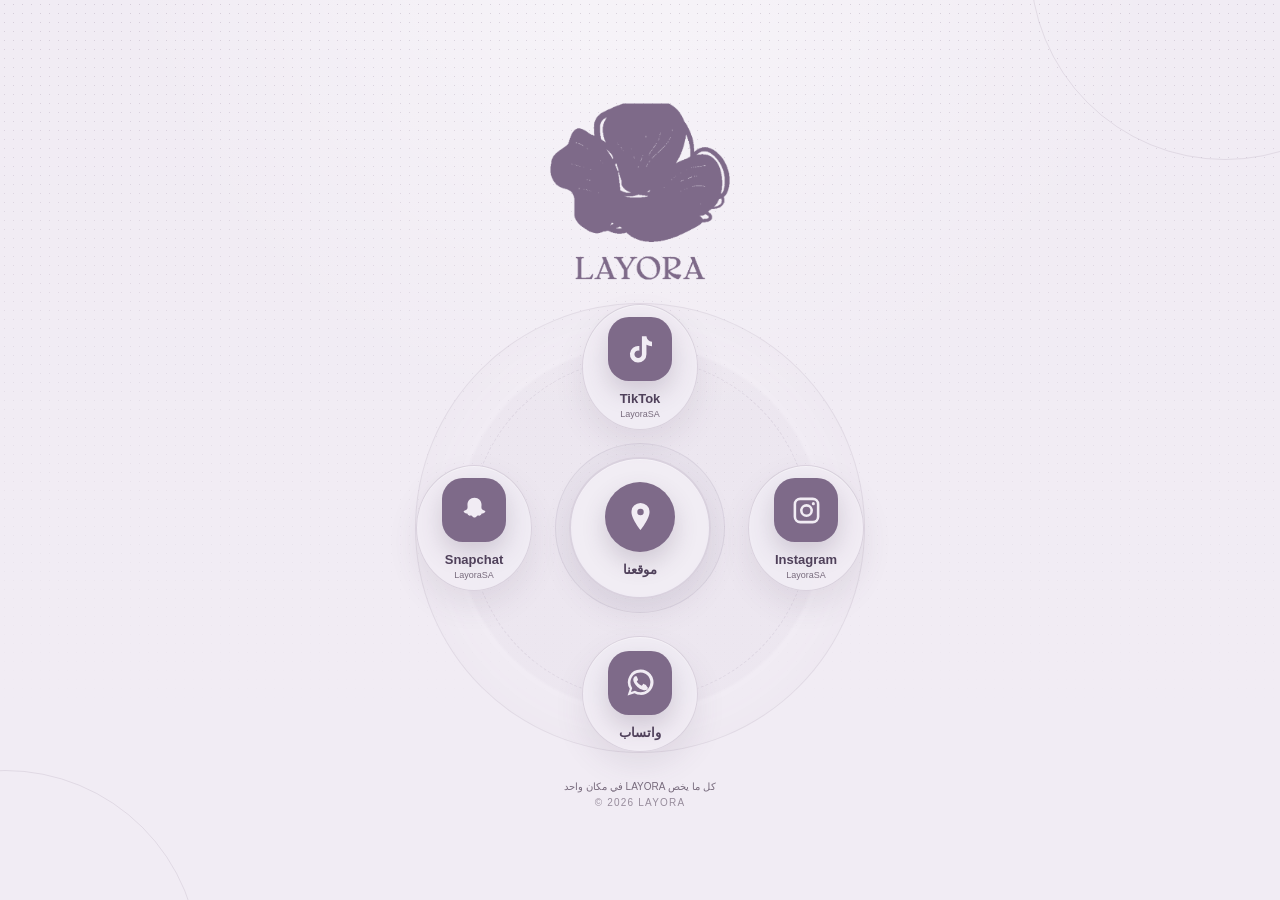
<file: index.html>
<!doctype html>
<html lang="ar" dir="rtl">
<head>
  <meta charset="utf-8">
  <meta name="viewport" content="width=device-width,initial-scale=1,viewport-fit=cover">
  <meta name="theme-color" content="#f1ecf4">
  <meta name="description" content="روابط LAYORA الرسمية">
  <title>LAYORA</title>
  <style>
    :root{--lilac:#f1ecf4;--purple:#7e6a89;--deep:#4f405a;--muted:#786b7d}
    *{box-sizing:border-box}
    html,body{min-height:100%;margin:0;background:var(--lilac)}
    body{color:var(--deep);font-family:Tahoma,Arial,sans-serif}
    .page{position:relative;display:grid;min-height:100svh;place-items:center;overflow:hidden;padding:30px 18px 24px;background:radial-gradient(circle at 50% -10%,rgba(255,255,255,.48),transparent 45%),var(--lilac);isolation:isolate}
    .page:before{position:absolute;inset:0;z-index:-2;background-image:radial-gradient(rgba(126,106,137,.24) .65px,transparent .65px);background-size:9px 9px;mask-image:linear-gradient(to bottom,#000,transparent 80%);content:""}
    .ring{position:absolute;z-index:-1;width:390px;height:390px;border:1px solid rgba(126,106,137,.15);border-radius:50%}
    .ring.one{top:-230px;right:-140px}.ring.two{bottom:-260px;left:-190px}
    .content{width:min(100%,470px)}
    header{text-align:center;margin-bottom:18px}
    .logo{display:block;width:190px;height:auto;margin:auto}
    h1{position:absolute;width:1px;height:1px;overflow:hidden;clip-path:inset(50%)}
    .orbit{position:relative;width:min(100%,450px);aspect-ratio:1;margin:auto;border:1px solid rgba(126,106,137,.14);border-radius:50%;background:radial-gradient(circle,rgba(255,255,255,.42) 0 21%,rgba(126,106,137,.035) 22% 57%,transparent 58%);box-shadow:inset 0 0 55px rgba(126,106,137,.04)}
    .orbit:before,.orbit:after{position:absolute;inset:12%;border:1px dashed rgba(126,106,137,.13);border-radius:50%;content:""}
    .orbit:after{inset:31%;border-style:solid;background:rgba(126,106,137,.035)}
    a{color:inherit;text-decoration:none}
    .link{position:absolute;z-index:2;display:flex;width:116px;min-height:116px;flex-direction:column;align-items:center;justify-content:center;padding:12px 8px 10px;border:1px solid rgba(126,106,137,.2);border-radius:50%;background:rgba(241,236,244,.95);box-shadow:inset 0 1px rgba(255,255,255,.32),0 14px 30px rgba(85,68,94,.1);transition:.18s ease}
    .link:hover,.link:focus-visible{border-color:rgba(126,106,137,.5);outline:none;background:#f7f3f8;box-shadow:0 17px 36px rgba(85,68,94,.15)}
    .map{top:50%;left:50%;z-index:4;width:142px;min-height:142px;border-width:2px;transform:translate(-50%,-50%)}
    .top{top:0;left:50%;transform:translateX(-50%)}.right{top:50%;right:0;transform:translateY(-50%)}.bottom{bottom:0;left:50%;transform:translateX(-50%)}.left{top:50%;left:0;transform:translateY(-50%)}
    .map:hover,.map:focus-visible{transform:translate(-50%,-50%) scale(1.04)}.top:hover,.top:focus-visible,.bottom:hover,.bottom:focus-visible{transform:translateX(-50%) scale(1.04)}.right:hover,.right:focus-visible,.left:hover,.left:focus-visible{transform:translateY(-50%) scale(1.04)}
    .icon{display:grid;width:64px;height:64px;place-items:center;color:var(--lilac);border-radius:21px;background:var(--purple);box-shadow:0 11px 24px rgba(78,62,88,.2)}
    .map .icon{width:70px;height:70px;border-radius:50%}.icon svg{width:31px;height:31px;fill:currentColor}
    strong{margin-top:10px;font-size:13px}small{margin-top:3px;color:var(--muted);font-size:9px}
    footer{text-align:center;margin-top:28px;color:var(--muted);font-size:10px}footer p{margin:5px}footer span{letter-spacing:.12em;opacity:.74}
    @media(max-width:380px){.page{padding:22px 14px 18px}.logo{width:170px}.orbit{width:min(100%,350px)}.link{width:94px;min-height:94px;padding:8px 5px}.map{width:116px;min-height:116px}.icon{width:52px;height:52px;border-radius:18px}.map .icon{width:60px;height:60px}strong{margin-top:7px;font-size:11px}small{font-size:8px}}
    @media(prefers-reduced-motion:reduce){*{transition:none!important}}
  </style>
</head>
<body>
  <main class="page">
    <span class="ring one" aria-hidden="true"></span><span class="ring two" aria-hidden="true"></span>
    <section class="content">
      <header><img class="logo" src="layora-logo.png" alt="شعار LAYORA"><h1>LAYORA</h1></header>
      <nav class="orbit" aria-label="روابط LAYORA الرسمية">
        <a class="link map" href="https://maps.app.goo.gl/EExNHPLLAdk9vh9i9" target="_blank" rel="noopener noreferrer" aria-label="افتح موقع LAYORA في خرائط Google"><span class="icon"><svg viewBox="0 0 24 24"><path d="M12 1.5a7 7 0 0 0-7 7c0 5.3 7 14 7 14s7-8.7 7-14a7 7 0 0 0-7-7Zm0 9.5a2.5 2.5 0 1 1 0-5 2.5 2.5 0 0 1 0 5Z"/></svg></span><strong>موقعنا</strong></a>
        <a class="link top" href="https://www.tiktok.com/@layorasa" target="_blank" rel="noopener noreferrer" aria-label="افتح حساب LAYORA في TikTok"><span class="icon"><svg viewBox="0 0 24 24"><path d="M16.6 1.8c.3 2.5 1.8 4 4.3 4.2v3.5a10 10 0 0 1-4.3-1.2v7.3a6.4 6.4 0 1 1-5.5-6.3v3.6a2.9 2.9 0 1 0 2 2.7V1.8h3.5Z"/></svg></span><strong dir="ltr">TikTok</strong><small dir="ltr">LayoraSA</small></a>
        <a class="link right" href="https://www.instagram.com/LayoraSA/" target="_blank" rel="noopener noreferrer" aria-label="افتح حساب LAYORA في Instagram"><span class="icon"><svg viewBox="0 0 24 24"><path d="M7.2 2h9.6A5.2 5.2 0 0 1 22 7.2v9.6a5.2 5.2 0 0 1-5.2 5.2H7.2A5.2 5.2 0 0 1 2 16.8V7.2A5.2 5.2 0 0 1 7.2 2Zm-.1 2A3.1 3.1 0 0 0 4 7.1v9.8A3.1 3.1 0 0 0 7.1 20h9.8a3.1 3.1 0 0 0 3.1-3.1V7.1A3.1 3.1 0 0 0 16.9 4H7.1Zm10.2 1.5a1.2 1.2 0 1 1 0 2.4 1.2 1.2 0 0 1 0-2.4ZM12 7a5 5 0 1 1 0 10 5 5 0 0 1 0-10Zm0 2a3 3 0 1 0 0 6 3 3 0 0 0 0-6Z"/></svg></span><strong dir="ltr">Instagram</strong><small dir="ltr">LayoraSA</small></a>
        <a class="link bottom" href="https://wa.me/966552313250" data-action="whatsapp" data-service="general" target="_blank" rel="noopener noreferrer" aria-label="افتح محادثة واتساب مع LAYORA"><span class="icon"><svg viewBox="0 0 24 24"><path d="M12 2a9.7 9.7 0 0 0-8.3 14.8L2 22l5.4-1.7A9.8 9.8 0 1 0 12 2Zm0 17.6a7.6 7.6 0 0 1-3.9-1.1l-.4-.2-3.1 1 1-3-.3-.5a7.7 7.7 0 1 1 6.7 3.8Zm4.2-5.7c-.2-.1-1.4-.7-1.7-.8-.2-.1-.4-.1-.6.2-.2.2-.6.8-.8 1-.1.2-.3.2-.5.1-1.4-.7-2.4-1.3-3.4-2.9-.3-.5.3-.4.8-1.5.1-.2 0-.4 0-.5l-.8-1.9c-.2-.5-.4-.4-.6-.4h-.5c-.2 0-.5.1-.7.3-.3.3-1 1-1 2.4s1 2.8 1.2 3c.1.2 2 3.1 4.9 4.3.7.3 1.2.5 1.6.6.7.2 1.3.2 1.8.1.6-.1 1.4-.6 1.6-1.1.2-.6.2-1 .1-1.1-.1-.1-.2-.2-.4-.3Z"/></svg></span><strong>واتساب</strong></a>
        <a class="link left" href="https://www.snapchat.com/add/LayoraSA" target="_blank" rel="noopener noreferrer" aria-label="افتح حساب LAYORA في Snapchat"><span class="icon"><svg viewBox="0 0 24 24"><path d="M12 2.2c-3.5 0-5.8 2.7-5.4 6.2.1 1.4 0 2.3-.6 2.8-.6.5-1.4.7-1.9.9-.4.1-.6.5-.4.8.4.8 1.4 1.3 2.7 1.5.3 1 .9 1.5 1.8 1.6.7.1 1.1-.3 1.8.2.6.4 1.2 1.3 2 1.3s1.4-.9 2-1.3c.7-.5 1.1-.1 1.8-.2.9-.1 1.5-.6 1.8-1.6 1.3-.2 2.3-.7 2.7-1.5.2-.3 0-.7-.4-.8-.5-.2-1.3-.4-1.9-.9-.6-.5-.7-1.4-.6-2.8.4-3.5-1.9-6.2-5.4-6.2Z"/></svg></span><strong dir="ltr">Snapchat</strong><small dir="ltr">LayoraSA</small></a>
      </nav>
      <footer><p>كل ما يخص LAYORA في مكان واحد</p><span dir="ltr">© 2026 LAYORA</span></footer>
    </section>
  </main>
  <script src="assets/tracking.js?v=1.0.2" defer></script>
</body>
</html>
</file>
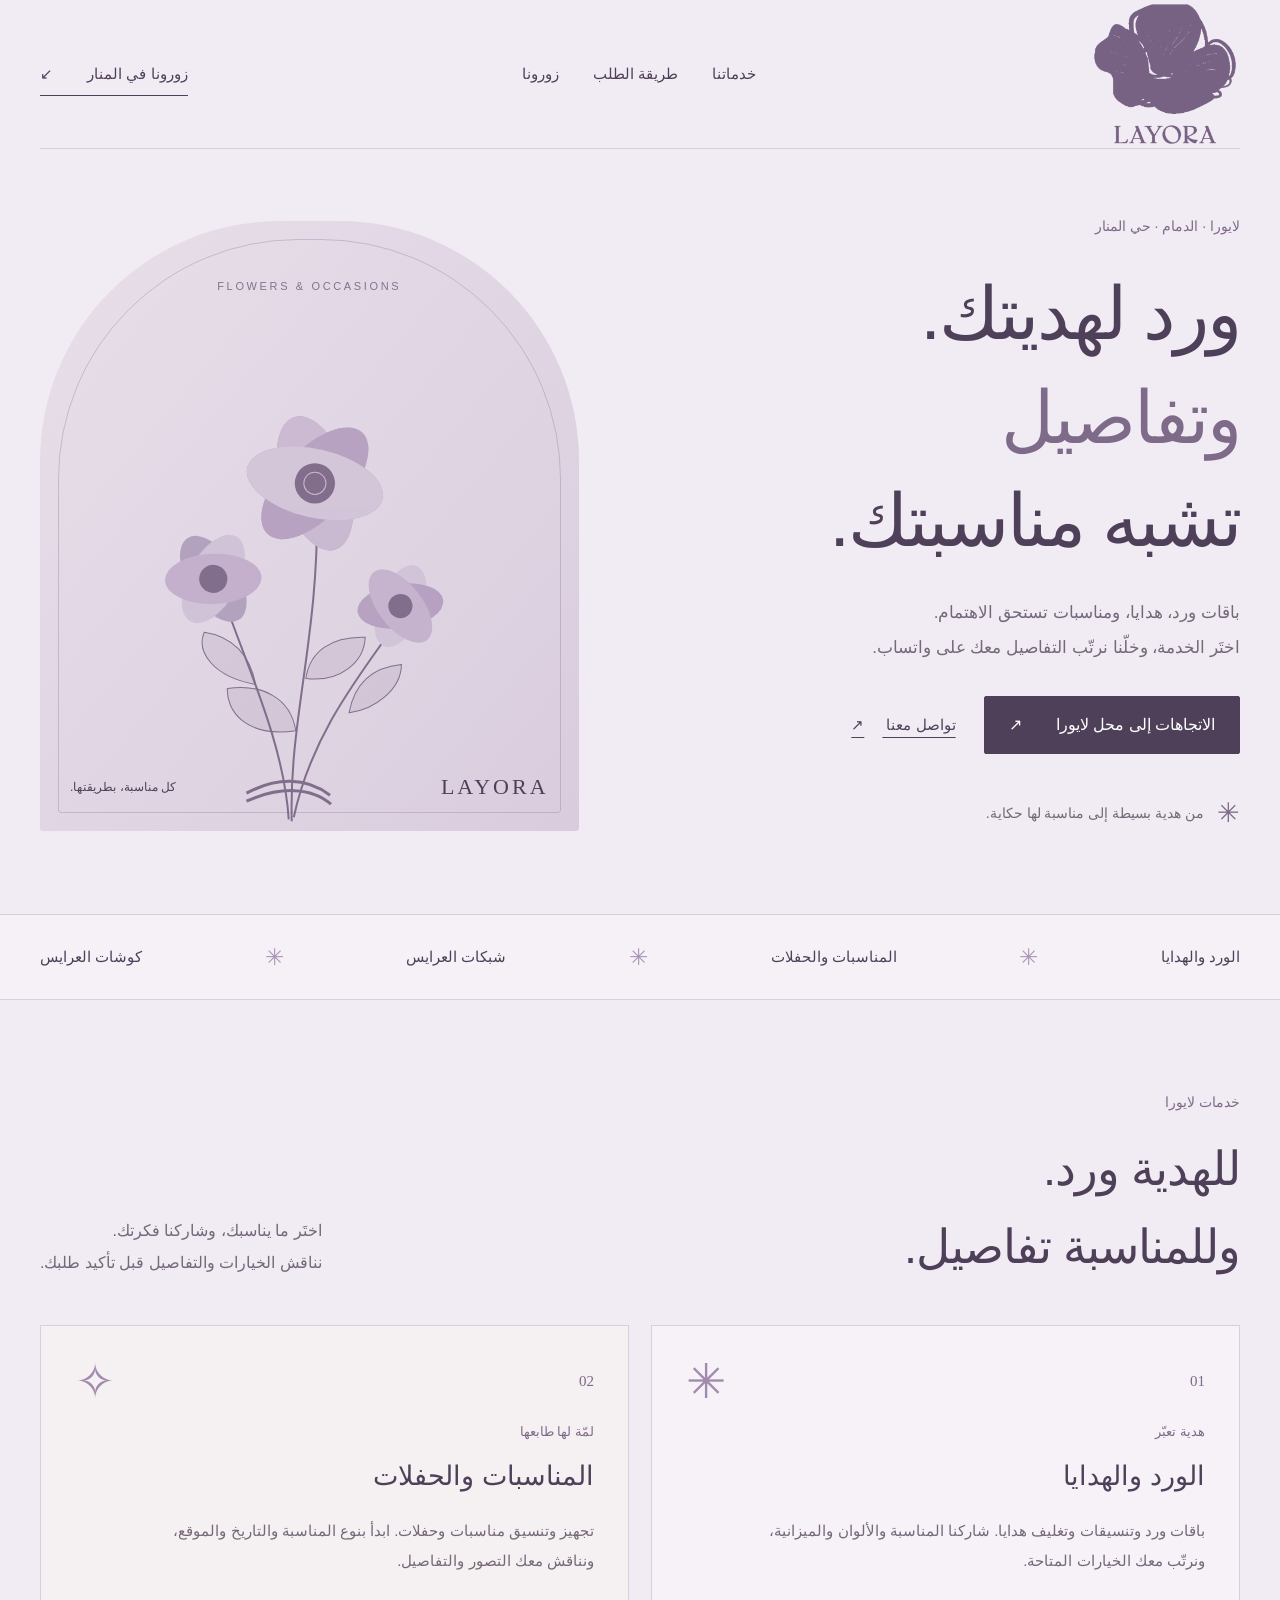
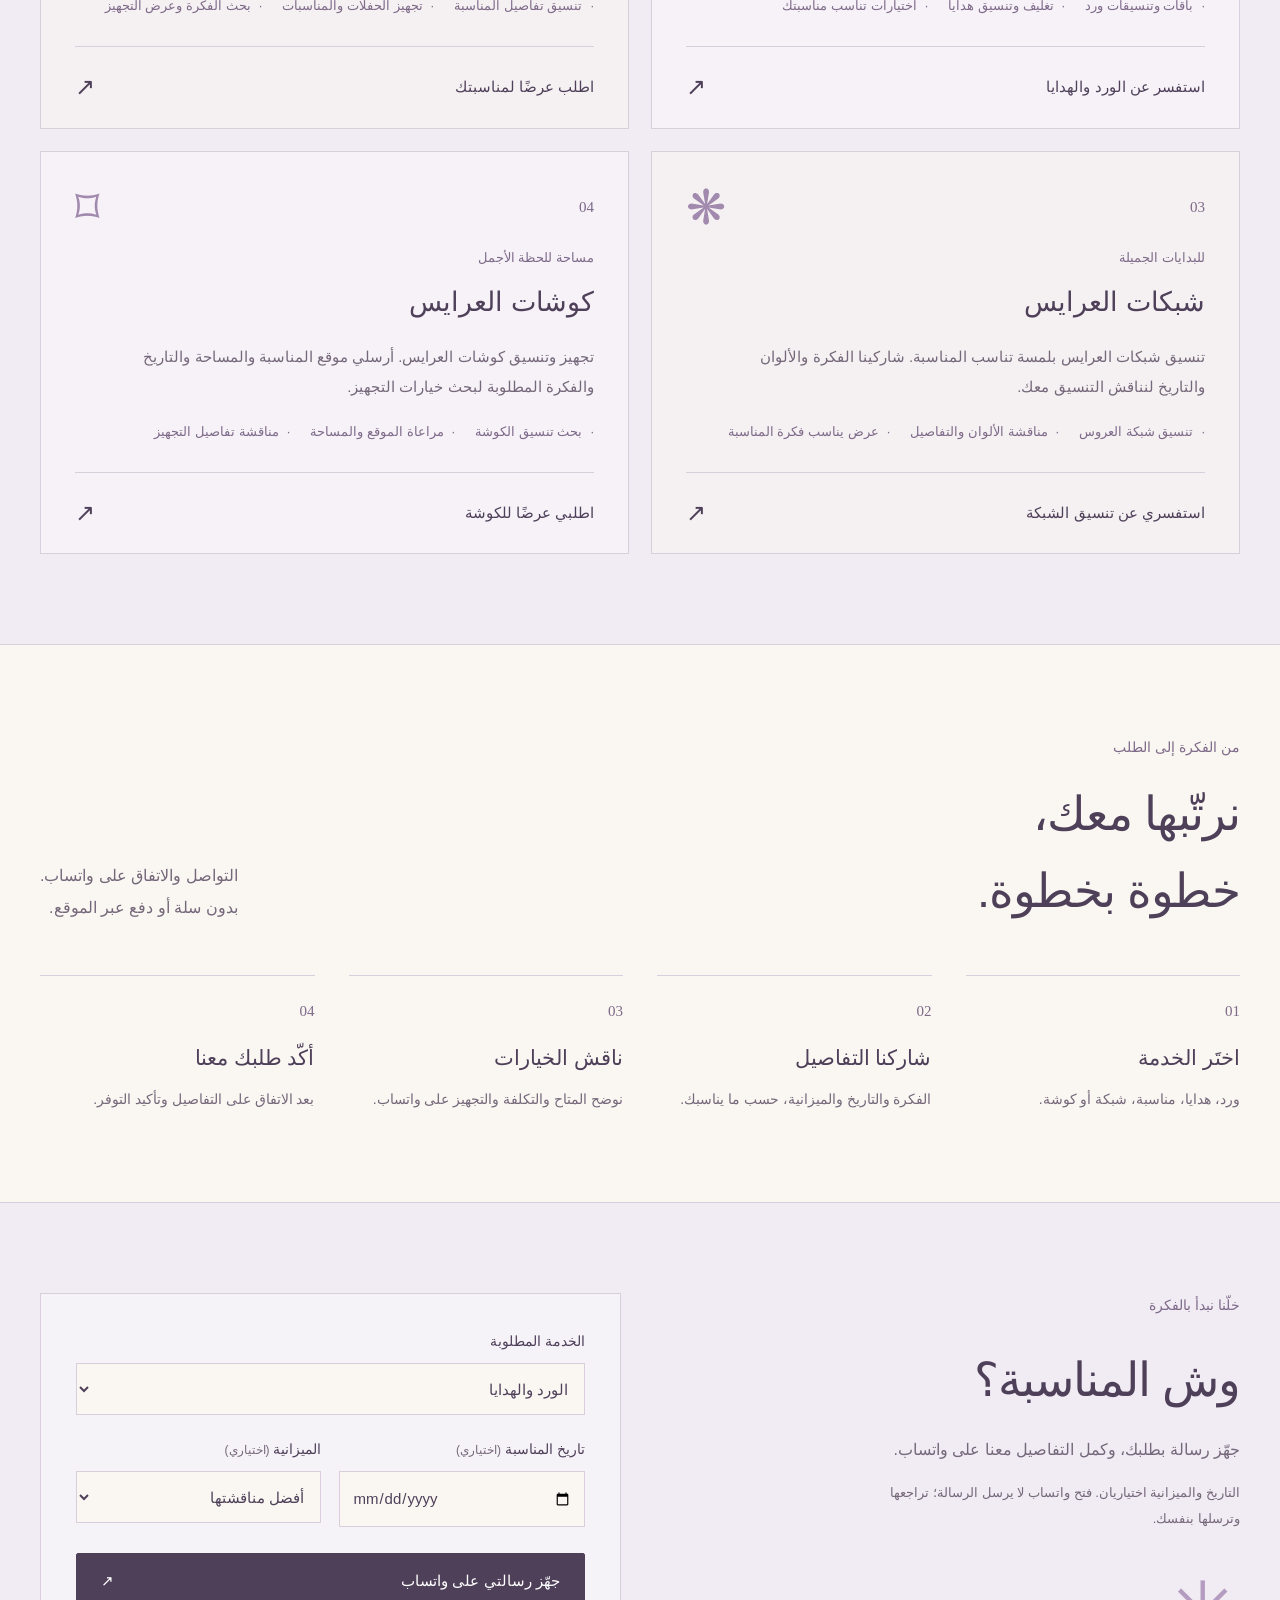
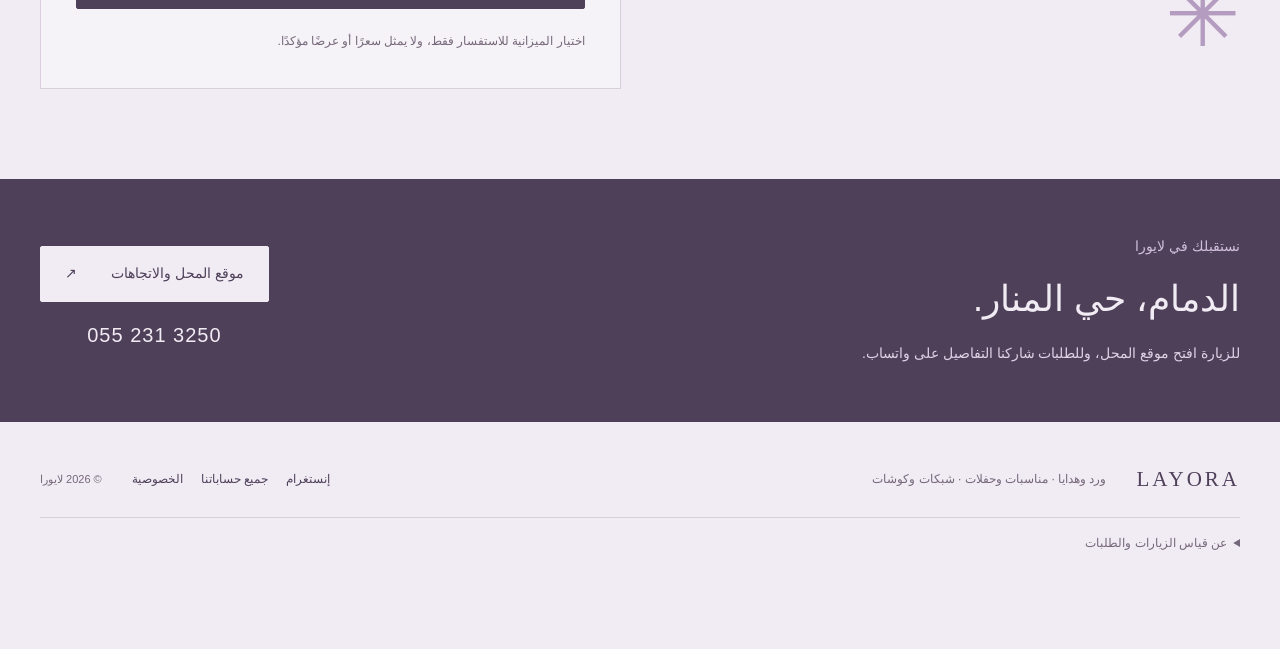
<file: services.html>
<!doctype html>
<html lang="ar" dir="rtl">
<head>
  <meta charset="utf-8">
  <meta name="viewport" content="width=device-width,initial-scale=1,viewport-fit=cover">
  <meta name="theme-color" content="#f1ecf4">
  <meta name="description" content="لايورا في حي المنار بالدمام: باقات ورد وتغليف هدايا، تجهيز مناسبات وحفلات، وشبكات وكوشات عرايس. اكتشف خدماتنا وشاركنا طلبك على واتساب.">
  <title>لايورا | ورد لهديتك وتنسيق لمناسبتك</title>
  <link rel="canonical" href="https://links.layora.sa/services.html">
  <link rel="icon" href="layora-logo.png">
  <link rel="stylesheet" href="assets/services.css">
  <script async src="https://www.googletagmanager.com/gtag/js?id=AW-18571837789"></script>
  <script>window.dataLayer=window.dataLayer||[];function gtag(){dataLayer.push(arguments)}gtag('js',new Date());gtag('config','AW-18571837789');</script>
  <script src="assets/portfolio.js" defer></script>
  <script src="assets/tracking.js?v=1.0.2" defer></script>
  <script src="assets/services.js" defer></script>
</head>
<body>
  <a class="skip-link" href="#main">انتقل إلى المحتوى</a>
  <header class="site-header wrap">
    <a class="brand" href="services.html" aria-label="لايورا — الرئيسية"><img src="layora-logo.png" width="190" height="120" alt="LAYORA لايورا"></a>
    <nav class="main-nav" aria-label="القائمة الرئيسية"><a href="#services">خدماتنا</a><a href="#portfolio" data-gallery-nav hidden>أعمالنا</a><a href="#how">طريقة الطلب</a><a href="#visit">زورونا</a></nav>
    <a class="header-cta" href="#visit">زورونا في المنار <span aria-hidden="true">↙</span></a>
  </header>
  <main id="main">
    <section class="hero wrap" aria-labelledby="hero-title">
      <div class="hero-copy">
        <p class="eyebrow">لايورا · الدمام · حي المنار</p>
        <h1 id="hero-title">ورد لهديتك.<br><em>وتفاصيل</em><br>تشبه مناسبتك.</h1>
        <p class="lead">باقات ورد، هدايا، ومناسبات تستحق الاهتمام.<br>اختَر الخدمة، وخلّنا نرتّب التفاصيل معك على واتساب.</p>
        <div class="actions"><a class="button" href="https://maps.app.goo.gl/EExNHPLLAdk9vh9i9" data-action="directions" data-service="general" target="_blank" rel="noopener noreferrer">الاتجاهات إلى محل لايورا <span aria-hidden="true">↗</span></a><a class="text-link" href="https://wa.me/966552313250" data-action="whatsapp" data-service="general" target="_blank" rel="noopener noreferrer">تواصل معنا <span aria-hidden="true">↗</span></a></div>
        <div class="hero-note"><span class="small-star" aria-hidden="true">✳</span><span>من هدية بسيطة إلى مناسبة لها حكاية.</span></div>
      </div>
      <div class="hero-art" aria-hidden="true">
        <div class="art-lines"></div><div class="art-label">FLOWERS & OCCASIONS</div>
        <svg class="floral-art" viewBox="0 0 430 570" fill="none" xmlns="http://www.w3.org/2000/svg">
          <path d="M206 560C203 457 234 376 231 239M203 558C198 480 159 401 136 332M208 556C226 472 275 413 312 360" stroke="currentColor" stroke-width="2"/>
          <path d="M210 470C160 477 141 450 142 428C176 423 205 437 210 470ZM220 418C254 422 278 402 279 377C245 376 224 391 220 418ZM170 424C127 416 111 391 119 372C147 376 165 395 170 424ZM263 452C288 449 315 429 315 404C284 407 268 425 263 452Z" fill="currentColor" fill-opacity=".13" stroke="currentColor"/>
          <g transform="translate(229 224)"><ellipse rx="34" ry="69" transform="rotate(-17)" fill="#b09abc"/><ellipse rx="34" ry="69" transform="rotate(43)" fill="#c6b3cf"/><ellipse rx="34" ry="69" transform="rotate(103)" fill="#b09abc"/><ellipse rx="34" ry="69" transform="rotate(163)" fill="#cab9d1"/><ellipse rx="34" ry="69" transform="rotate(223)" fill="#b6a0c1"/><ellipse rx="34" ry="69" transform="rotate(283)" fill="#d3c5d9"/><circle r="20" fill="#7e6a89"/><circle r="11" stroke="#f1ecf4" stroke-opacity=".6"/></g>
          <g transform="translate(128 319) rotate(-32)"><ellipse rx="25" ry="48" fill="#b2a0bc"/><ellipse rx="25" ry="48" transform="rotate(60)" fill="#d0c2d7"/><ellipse rx="25" ry="48" transform="rotate(120)" fill="#c3afcd"/><circle r="14" fill="#7e6a89"/></g>
          <g transform="translate(314 346) rotate(22)"><ellipse rx="22" ry="43" fill="#d1c3d8"/><ellipse rx="22" ry="43" transform="rotate(60)" fill="#b6a0c1"/><ellipse rx="22" ry="43" transform="rotate(120)" fill="#c5b2ce"/><circle r="12" fill="#7e6a89"/></g>
          <path d="M161 532C191 516 220 516 244 534M161 540C194 525 226 526 245 543" stroke="#7e6a89" stroke-width="3"/>
        </svg>
        <div class="art-signature"><span>LAYORA</span><small>كل مناسبة، بطريقتها.</small></div>
      </div>
    </section>
    <div class="service-strip"><div class="wrap"><span>الورد والهدايا</span><i aria-hidden="true">✳</i><span>المناسبات والحفلات</span><i aria-hidden="true">✳</i><span>شبكات العرايس</span><i aria-hidden="true">✳</i><span>كوشات العرايس</span></div></div>
    <section class="services wrap section-space" id="services" aria-labelledby="services-title">
      <div class="section-heading"><div><p class="eyebrow">خدمات لايورا</p><h2 id="services-title">للهدية ورد.<br>وللمناسبة تفاصيل.</h2></div><p>اختَر ما يناسبك، وشاركنا فكرتك.<br>نناقش الخيارات والتفاصيل قبل تأكيد طلبك.</p></div>
      <div class="service-grid">
        <article class="service-card" id="flowers"><div class="service-top"><span class="number">01</span><span class="service-icon" aria-hidden="true">✳</span></div><p class="card-kicker">هدية تعبّر</p><h3>الورد والهدايا</h3><p>باقات ورد وتنسيقات وتغليف هدايا. شاركنا المناسبة والألوان والميزانية، ونرتّب معك الخيارات المتاحة.</p><ul><li>باقات وتنسيقات ورد</li><li>تغليف وتنسيق هدايا</li><li>اختيارات تناسب مناسبتك</li></ul><a class="service-link" href="https://wa.me/966552313250" data-action="whatsapp" data-service="flowers" target="_blank" rel="noopener noreferrer">استفسر عن الورد والهدايا <span aria-hidden="true">↗</span></a></article>
        <article class="service-card" id="events"><div class="service-top"><span class="number">02</span><span class="service-icon" aria-hidden="true">✧</span></div><p class="card-kicker">لمّة لها طابعها</p><h3>المناسبات والحفلات</h3><p>تجهيز وتنسيق مناسبات وحفلات. ابدأ بنوع المناسبة والتاريخ والموقع، ونناقش معك التصور والتفاصيل.</p><ul><li>تنسيق تفاصيل المناسبة</li><li>تجهيز الحفلات والمناسبات</li><li>بحث الفكرة وعرض التجهيز</li></ul><a class="service-link" href="https://wa.me/966552313250" data-action="whatsapp" data-service="events" target="_blank" rel="noopener noreferrer">اطلب عرضًا لمناسبتك <span aria-hidden="true">↗</span></a></article>
        <article class="service-card" id="bridal"><div class="service-top"><span class="number">03</span><span class="service-icon" aria-hidden="true">❋</span></div><p class="card-kicker">للبدايات الجميلة</p><h3>شبكات العرايس</h3><p>تنسيق شبكات العرايس بلمسة تناسب المناسبة. شاركينا الفكرة والألوان والتاريخ لنناقش التنسيق معك.</p><ul><li>تنسيق شبكة العروس</li><li>مناقشة الألوان والتفاصيل</li><li>عرض يناسب فكرة المناسبة</li></ul><a class="service-link" href="https://wa.me/966552313250" data-action="whatsapp" data-service="bridal" target="_blank" rel="noopener noreferrer">استفسري عن تنسيق الشبكة <span aria-hidden="true">↗</span></a></article>
        <article class="service-card" id="kosha"><div class="service-top"><span class="number">04</span><span class="service-icon" aria-hidden="true">⌑</span></div><p class="card-kicker">مساحة للحظة الأجمل</p><h3>كوشات العرايس</h3><p>تجهيز وتنسيق كوشات العرايس. أرسلي موقع المناسبة والمساحة والتاريخ والفكرة المطلوبة لبحث خيارات التجهيز.</p><ul><li>بحث تنسيق الكوشة</li><li>مراعاة الموقع والمساحة</li><li>مناقشة تفاصيل التجهيز</li></ul><a class="service-link" href="https://wa.me/966552313250" data-action="whatsapp" data-service="kosha" target="_blank" rel="noopener noreferrer">اطلبي عرضًا للكوشة <span aria-hidden="true">↗</span></a></article>
      </div>
    </section>
    <section class="portfolio wrap section-space" id="portfolio" aria-labelledby="portfolio-title" hidden><div class="section-heading"><div><p class="eyebrow">من أعمال لايورا</p><h2 id="portfolio-title">تفاصيل من شغلنا.</h2></div><div class="gallery-filters" aria-label="تصفية الأعمال"><button type="button" class="active" data-filter="all" aria-pressed="true">الكل</button><button type="button" data-filter="flowers" aria-pressed="false">الورد</button><button type="button" data-filter="events" aria-pressed="false">المناسبات</button><button type="button" data-filter="bridal" aria-pressed="false">الشبكات</button><button type="button" data-filter="kosha" aria-pressed="false">الكوشات</button></div></div><div class="gallery-grid" id="gallery-grid"></div><p class="gallery-empty" hidden>لا توجد أعمال ضمن هذا القسم حاليًا.</p></section>
    <section class="how-section" id="how"><div class="wrap section-space"><div class="section-heading"><div><p class="eyebrow">من الفكرة إلى الطلب</p><h2>نرتّبها معك،<br>خطوة بخطوة.</h2></div><p>التواصل والاتفاق على واتساب.<br>بدون سلة أو دفع عبر الموقع.</p></div><ol class="steps"><li><span>01</span><h3>اختَر الخدمة</h3><p>ورد، هدايا، مناسبة، شبكة أو كوشة.</p></li><li><span>02</span><h3>شاركنا التفاصيل</h3><p>الفكرة والتاريخ والميزانية، حسب ما يناسبك.</p></li><li><span>03</span><h3>ناقش الخيارات</h3><p>نوضح المتاح والتكلفة والتجهيز على واتساب.</p></li><li><span>04</span><h3>أكّد طلبك معنا</h3><p>بعد الاتفاق على التفاصيل وتأكيد التوفر.</p></li></ol></div></section>
    <section class="request-section wrap section-space" id="request" aria-labelledby="request-title"><div class="request-copy"><p class="eyebrow">خلّنا نبدأ بالفكرة</p><h2 id="request-title">وش المناسبة؟</h2><p>جهّز رسالة بطلبك، وكمل التفاصيل معنا على واتساب.</p><p class="small-note">التاريخ والميزانية اختياريان. فتح واتساب لا يرسل الرسالة؛ تراجعها وترسلها بنفسك.</p><span class="request-flower" aria-hidden="true">✳</span></div><form id="request-form" class="request-form"><div class="form-field full"><label for="request-service">الخدمة المطلوبة</label><select id="request-service" name="service"><option value="flowers">الورد والهدايا</option><option value="events">المناسبات والحفلات</option><option value="bridal">شبكات العرايس</option><option value="kosha">كوشات العرايس</option><option value="general">استفسار عام</option></select></div><div class="form-field"><label for="request-date">تاريخ المناسبة <span>(اختياري)</span></label><input id="request-date" type="date" name="date"></div><div class="form-field"><label for="request-budget">الميزانية <span>(اختياري)</span></label><select id="request-budget" name="budget"><option value="">أفضل مناقشتها</option value="أقل من 250 ريال">أقل من 250 ريال</option><option value="250–500 ريال">250–500 ريال</option><option value="500–1000 ريال">500–1000 ريال</option><option value="أكثر من 1000 ريال">أكثر من 1000 ريال</option></select></div><button class="button full" type="submit">جهّز رسالتي على واتساب <span aria-hidden="true">↗</span></button><p class="form-note full">اختيار الميزانية للاستفسار فقط، ولا يمثل سعرًا أو عرضًا مؤكدًا.</p><noscript><p class="full">يمكنك التواصل معنا مباشرةً على <a href="https://wa.me/966552313250" target="_blank" rel="noopener noreferrer">واتساب لايورا</a>.</p></noscript></form></section>
    <section class="visit-section" id="visit"><div class="wrap visit-inner"><div><p class="eyebrow">نستقبلك في لايورا</p><h2>الدمام، حي المنار.</h2><p>للزيارة افتح موقع المحل، وللطلبات شاركنا التفاصيل على واتساب.</p></div><div class="visit-actions"><a class="button light" href="https://maps.app.goo.gl/EExNHPLLAdk9vh9i9" data-action="directions" data-service="general" target="_blank" rel="noopener noreferrer">موقع المحل والاتجاهات <span aria-hidden="true">↗</span></a><a class="phone" href="tel:+966552313250" data-action="call" data-service="general">055 231 3250</a></div></div></section>
  </main>
  <footer class="wrap site-footer"><a class="footer-brand" href="services.html">LAYORA</a><p>ورد وهدايا · مناسبات وحفلات · شبكات وكوشات</p><nav aria-label="حساباتنا"><a href="https://www.instagram.com/LayoraSA/" target="_blank" rel="noopener noreferrer">إنستغرام</a><a href="/">جميع حساباتنا</a><a href="#privacy">الخصوصية</a></nav><small>© 2026 لايورا</small><details id="privacy"><summary>عن قياس الزيارات والطلبات</summary><p>نستخدم وسم إعلانات Google لقياس التفاعل مع الموقع، مثل ضغطات واتساب والاتجاهات. نحتفظ بمصدر الزيارة ومعرّف مرجع عشوائي خلال جلسة التصفح لربط الاستفسار بمصدره. لا يرسل الموقع رسائل واتساب تلقائيًا ولا يحفظ تاريخ مناسبتك أو ميزانيتك؛ تظهر فقط في الرسالة التي تراجعها قبل إرسالها. ضغطة واتساب أو الاتجاهات لا تعني طلبًا مكتملًا أو زيارة فعلية.</p></details></footer>
  <nav class="sticky-actions" aria-label="تواصل سريع"><a href="https://maps.app.goo.gl/EExNHPLLAdk9vh9i9" data-action="directions" data-service="general" target="_blank" rel="noopener noreferrer">اتجاهات المحل <span aria-hidden="true">↗</span></a><a href="https://wa.me/966552313250" data-action="whatsapp" data-service="general" target="_blank" rel="noopener noreferrer">تواصل على واتساب <span aria-hidden="true">↗</span></a></nav>
</body>
</html>
</file>
<file: assets/services.css>
:root{--paper:#f1ecf4;--cream:#faf7f2;--ink:#4f405a;--purple:#7e6a89;--muted:#75687a;--line:#d9cfdc;--wash:#e6ddea;--white:#fff;--serif:Georgia,'Times New Roman',serif}*{box-sizing:border-box}html{scroll-behavior:smooth;scroll-padding-top:26px}body{margin:0;background:var(--paper);color:var(--ink);font-family:Tahoma,Arial,sans-serif;font-size:16px;line-height:1.85}button,input,select{font:inherit}a{color:inherit}button,a,input,select{-webkit-tap-highlight-color:transparent}a:focus-visible,button:focus-visible,input:focus-visible,select:focus-visible,summary:focus-visible{outline:3px solid var(--purple);outline-offset:5px}[hidden]{display:none!important}.wrap{width:min(1220px,calc(100% - 80px));margin-inline:auto}.site-header{min-height:126px;display:flex;align-items:center;justify-content:space-between;gap:24px;border-bottom:1px solid var(--line)}.brand{width:150px;display:block}.brand img{display:block;max-width:100%;height:auto;mix-blend-mode:multiply}.main-nav{display:flex;gap:34px}.main-nav a,.header-cta{text-decoration:none;font-size:15px}.main-nav a:hover{text-decoration:underline;text-underline-offset:8px}.header-cta{border-bottom:1px solid var(--ink);padding:8px 0}.header-cta span{margin-inline-start:30px}.hero{display:grid;grid-template-columns:1.05fr 1fr;gap:8%;align-items:center;min-height:700px;padding-block:65px 75px}.eyebrow{font-size:14px;color:var(--purple);margin:0 0 22px}.hero h1{font-size:clamp(44px,5.7vw,76px);font-weight:400;line-height:1.42;letter-spacing:-2px;margin:0 0 22px}.hero h1 em{font-weight:400;font-style:normal;color:var(--purple)}.lead{font-size:17px;color:var(--muted);line-height:2.1;margin:0 0 30px}.actions{display:flex;gap:28px;align-items:center;flex-wrap:wrap}.button{display:inline-flex;align-items:center;justify-content:space-between;gap:34px;min-height:56px;padding:13px 24px;background:var(--ink);color:var(--white);text-decoration:none;border:1px solid var(--ink);cursor:pointer;border-radius:2px;transition:background .18s}.button:hover{background:var(--purple);border-color:var(--purple)}.button.light{background:var(--paper);border-color:var(--paper);color:var(--ink)}.text-link{font-size:15px;text-underline-offset:7px}.text-link span{margin-inline-start:18px}.hero-note{display:flex;align-items:center;gap:13px;color:var(--muted);margin-top:35px;font-size:14px}.small-star{font-size:27px;color:var(--purple)}.hero-art{position:relative;min-height:570px;height:100%;max-height:610px;overflow:hidden;background:linear-gradient(130deg,#e8dfea,#d9cddd);border-radius:240px 240px 3px 3px;isolation:isolate;color:var(--purple)}.art-lines{position:absolute;inset:18px;border:1px solid #a28bad;border-radius:240px 240px 3px 3px;opacity:.45}.art-label{position:absolute;left:0;right:0;top:55px;text-align:center;font-size:11px;letter-spacing:.24em;direction:ltr;color:#84718d}.floral-art{width:95%;height:94%;position:absolute;bottom:0;left:1%;opacity:.96}.art-signature{position:absolute;bottom:24px;inset-inline:30px;display:flex;align-items:center;justify-content:space-between;color:var(--ink)}.art-signature>span{font-family:var(--serif);font-size:22px;letter-spacing:3px}.art-signature small{font-size:12px}.service-strip{border-block:1px solid var(--line);padding:21px 0;background:rgba(255,255,255,.25)}.service-strip .wrap{display:flex;justify-content:space-between;align-items:center;gap:20px}.service-strip span{font-size:15px}.service-strip i{font-style:normal;color:#ab96b7;font-size:23px}.section-space{padding-block:90px}.section-heading{display:flex;justify-content:space-between;align-items:flex-end;gap:50px;margin-bottom:40px}.section-heading h2,.request-section h2,.visit-section h2{font-weight:400;font-size:clamp(30px,3.8vw,47px);line-height:1.65;margin:0;letter-spacing:-1px}.section-heading p:not(.eyebrow){color:var(--muted);line-height:2;margin:0 0 6px;max-width:410px}.section-heading .eyebrow{margin-bottom:14px}.service-grid{display:grid;grid-template-columns:1fr 1fr;gap:22px}.service-card{padding:32px 34px 0;border:1px solid var(--line);background:rgba(255,255,255,.32);scroll-margin-top:35px}.service-card:nth-child(2),.service-card:nth-child(3){background:rgba(250,247,242,.5)}.service-top{display:flex;justify-content:space-between;align-items:center;margin-bottom:13px}.number{font-family:var(--serif);color:var(--purple);font-size:15px}.service-icon{font-size:48px;color:#a18aad;line-height:1}.card-kicker{font-size:13px!important;color:var(--purple)!important;margin:0 0 7px!important}.service-card h3{font-size:27px;font-weight:400;margin:0 0 14px}.service-card>p{font-size:15px;color:var(--muted);margin:0 0 18px;max-width:460px;line-height:2}.service-card ul{margin:0 0 28px;padding:0;list-style:none;display:flex;flex-wrap:wrap;gap:8px 20px;font-size:13px;color:var(--purple)}.service-card li:before{content:'·';margin-inline-end:8px}.service-link{display:flex;justify-content:space-between;gap:15px;align-items:center;border-top:1px solid var(--line);margin-top:24px;padding:18px 0;text-decoration:none;font-size:15px}.service-link:hover{color:var(--purple)}.service-link span{font-size:24px}.how-section{background:var(--cream);border-block:1px solid var(--line)}.steps{display:grid;grid-template-columns:repeat(4,1fr);gap:34px;list-style:none;margin:45px 0 0;padding:0}.steps li{border-top:1px solid var(--line);padding-top:20px}.steps span{font-family:var(--serif);font-size:15px;color:var(--purple)}.steps h3{font-size:21px;font-weight:400;margin:13px 0 9px}.steps p{font-size:14px;color:var(--muted);margin:0}.request-section{display:grid;grid-template-columns:.9fr 1.1fr;gap:12%;align-items:start}.request-copy>p:not(.eyebrow){max-width:350px;color:var(--muted)}.small-note{font-size:13px;line-height:2}.request-flower{display:inline-block;color:#b49cc0;font-size:90px;line-height:1;margin-top:25px}.request-form{display:grid;grid-template-columns:1fr 1fr;gap:22px 18px;background:rgba(255,255,255,.35);padding:35px;border:1px solid var(--line)}.full{grid-column:1/-1}.form-field{display:flex;flex-direction:column;gap:8px}.form-field label{font-size:14px}.form-field label span{color:var(--muted);font-size:12px}.form-field input,.form-field select{border:1px solid var(--line);color:var(--ink);background:var(--cream);padding:12px;min-height:52px;border-radius:0;width:100%;min-width:0;font-size:15px}.form-field input{direction:rtl}.request-form .button{margin-top:4px;font-size:15px}.form-note{font-size:12px;line-height:1.8;color:var(--muted);margin:0}.visit-section{background:var(--ink);color:var(--paper);padding:55px 0}.visit-inner{display:flex;align-items:center;justify-content:space-between;gap:50px}.visit-section .eyebrow{color:#d1bfdc;margin-bottom:10px}.visit-section h2{font-size:36px;letter-spacing:0}.visit-section p:not(.eyebrow){font-size:14px;color:#ded2e5;margin:12px 0 0}.visit-actions{display:flex;flex-direction:column;align-items:center;gap:15px;flex-shrink:0}.visit-actions .button{font-size:14px}.phone{font-family:Arial,sans-serif;direction:ltr;font-size:20px;letter-spacing:1px;text-decoration:none}.site-footer{padding-block:38px 95px;display:flex;align-items:center;flex-wrap:wrap;gap:18px 30px}.footer-brand{font-family:var(--serif);font-size:21px;letter-spacing:3px;text-decoration:none}.site-footer>p{font-size:12px;color:var(--muted);margin:0}.site-footer>nav{display:flex;gap:18px;margin-inline-start:auto;font-size:12px}.site-footer>nav a{text-decoration:none}.site-footer small{font-size:11px;color:var(--muted)}.site-footer details{flex-basis:100%;font-size:12px;color:var(--muted);border-top:1px solid var(--line);padding-top:14px}.site-footer details p{max-width:850px;line-height:2}.site-footer summary{cursor:pointer}.sticky-actions{position:fixed;bottom:0;left:0;right:0;display:none;background:var(--paper);border-top:1px solid var(--line);padding:10px 12px max(10px,env(safe-area-inset-bottom));z-index:10;gap:10px}.sticky-actions a{flex:1;display:flex;align-items:center;justify-content:center;gap:16px;text-decoration:none;padding:12px 8px;min-height:48px;border:1px solid var(--ink);font-size:14px;background:var(--ink);color:var(--white)}.sticky-actions a+a{background:transparent;color:var(--ink)}.skip-link{position:absolute;top:-100px;right:20px;z-index:20;background:var(--ink);color:#fff;padding:10px}.skip-link:focus{top:10px}.gallery-filters{display:flex;gap:8px;flex-wrap:wrap}.gallery-filters button{border:1px solid var(--line);padding:8px 15px;font-size:14px;background:transparent;color:var(--ink);cursor:pointer}.gallery-filters button.active{background:var(--ink);color:var(--white)}.gallery-grid{display:grid;grid-template-columns:repeat(3,1fr);gap:25px}.work-card{margin:0}.work-card img{width:100%;aspect-ratio:4/5;object-fit:cover;background:var(--wash);display:block}.work-card figcaption{display:flex;justify-content:space-between;padding-top:12px;gap:20px;align-items:center}.work-card figcaption span{font-size:14px}.work-card figcaption a{font-size:13px;text-underline-offset:5px}.gallery-empty{color:var(--muted);font-size:14px}
@media(min-width:1500px){.hero{min-height:760px}}@media(max-width:1050px){.wrap{width:calc(100% - 48px)}.main-nav{gap:22px}.hero{gap:6%;min-height:620px}.hero-art{min-height:500px}.hero h1{font-size:58px}.art-signature small{font-size:11px}.service-card{padding:28px 26px 0}.request-section{gap:7%}.request-form{padding:26px}.steps{gap:22px}.service-strip .wrap{gap:12px}.service-strip span{font-size:13px}}@media(max-width:760px){.wrap{width:calc(100% - 36px)}.site-header{min-height:94px;gap:15px}.brand{width:112px}.main-nav{display:none}.header-cta{font-size:13px}.header-cta span{margin-inline-start:12px}.hero{grid-template-columns:1fr;min-height:0;padding-block:40px 48px;gap:40px}.hero h1{font-size:clamp(43px,9.3vw,63px);line-height:1.4;letter-spacing:-1.3px}.hero h1 br:nth-of-type(2){display:none}.hero .eyebrow{margin-bottom:16px}.lead{font-size:15px;margin-bottom:24px}.button{min-height:52px;padding:12px 20px;gap:28px;font-size:14px}.actions{gap:23px}.hero-note{margin-top:23px;font-size:12px}.hero-art{height:450px;min-height:0;max-width:100%;border-radius:220px 220px 3px 3px}.floral-art{width:80%;left:9%;height:100%}.art-label{top:34px;font-size:10px}.art-signature{bottom:20px}.art-signature>span{font-size:20px}.service-strip{padding-block:16px}.service-strip .wrap{justify-content:center;flex-wrap:wrap;gap:8px 16px}.service-strip span{font-size:12px}.service-strip i{font-size:15px}.service-strip i:nth-of-type(2){display:none}.section-space{padding-block:55px}.section-heading{display:block;margin-bottom:28px}.section-heading h2,.request-section h2{font-size:34px;line-height:1.55}.section-heading p:not(.eyebrow){font-size:14px;margin-top:20px}.section-heading .eyebrow{margin-bottom:12px}.service-grid{grid-template-columns:1fr;gap:16px}.service-card{padding:25px 24px 0}.service-card h3{font-size:25px}.service-card>p{font-size:14px}.service-card ul{gap:5px 12px;font-size:12px}.service-icon{font-size:40px}.service-link{font-size:14px;padding-block:16px}.steps{grid-template-columns:1fr 1fr;gap:28px 22px;margin-top:30px}.steps h3{font-size:19px}.steps p{font-size:13px}.request-section{grid-template-columns:1fr;gap:25px}.request-copy p:not(.eyebrow){font-size:14px}.request-copy .small-note{font-size:12px}.request-flower{display:none}.request-form{padding:22px 18px;gap:18px 12px}.form-field label{font-size:12px}.form-field input,.form-field select{font-size:14px;padding:11px 9px}.form-field label span{font-size:11px}.request-form .button{font-size:13px;gap:12px}.form-note{font-size:11px}.visit-section{padding:40px 0}.visit-inner{display:block}.visit-section h2{font-size:30px}.visit-actions{align-items:flex-start;margin-top:25px}.visit-section p:not(.eyebrow){font-size:13px}.site-footer{padding-block:30px 110px;gap:16px}.site-footer>p{width:100%;font-size:11px}.site-footer>nav{margin-inline-start:0;font-size:12px}.site-footer small{margin-inline-start:auto}.sticky-actions{display:flex}.gallery-grid{grid-template-columns:1fr 1fr;gap:20px 12px}.gallery-filters{margin-top:20px}.work-card figcaption{display:block}.work-card figcaption span{display:block}.work-card figcaption a{font-size:12px}.gallery-filters button{font-size:12px;padding:7px 12px}}@media(max-width:360px){.request-form{grid-template-columns:1fr}.hero-art{height:390px}.sticky-actions a{font-size:12px;gap:8px}.hero h1{font-size:40px}.service-card{padding-inline:19px}.site-footer>nav{gap:12px}}@media(prefers-reduced-motion:reduce){html{scroll-behavior:auto}*{transition:none!important}}
</file>
